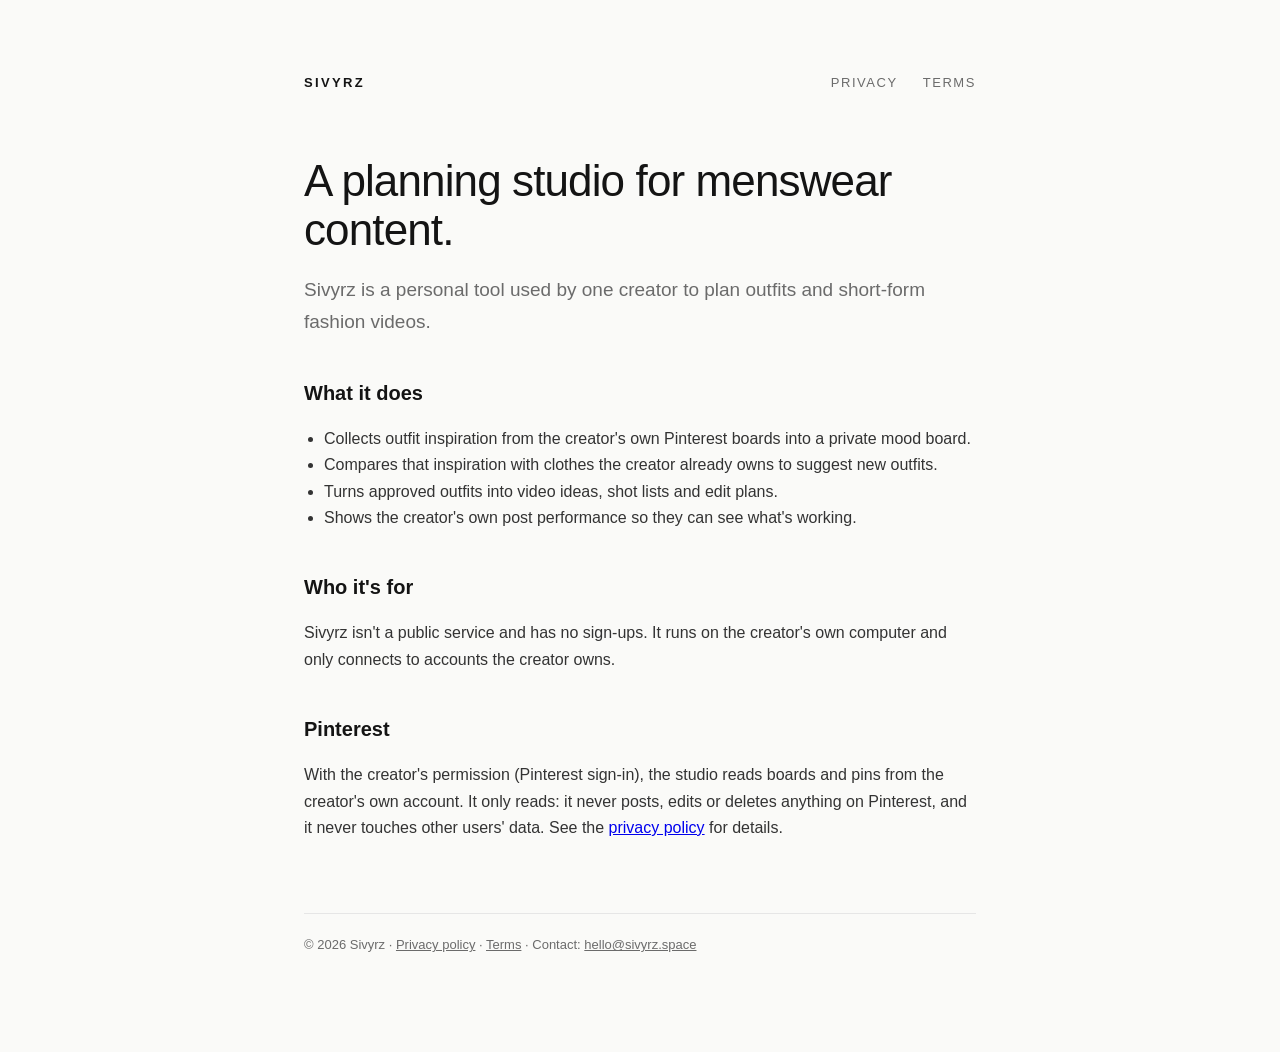
<file: index.html>
<!DOCTYPE html>
<html lang="en"><head><meta charset="utf-8"><meta name="viewport" content="width=device-width,initial-scale=1">
<title>Sivyrz</title><meta name="description" content="Sivyrz is a personal planning tool for a menswear content creator."><link rel="stylesheet" href="style.css"></head>
<body><main>
<nav><b>Sivyrz</b><span><a href="privacy.html">Privacy</a> <a href="terms.html">Terms</a></span></nav>
<h1>A planning studio for menswear content.</h1>
<p class="lead">Sivyrz is a personal tool used by one creator to plan outfits and short-form fashion videos.</p>
<h2>What it does</h2>
<ul>
<li>Collects outfit inspiration from the creator's own Pinterest boards into a private mood board.</li>
<li>Compares that inspiration with clothes the creator already owns to suggest new outfits.</li>
<li>Turns approved outfits into video ideas, shot lists and edit plans.</li>
<li>Shows the creator's own post performance so they can see what's working.</li>
</ul>
<h2>Who it's for</h2>
<p>Sivyrz isn't a public service and has no sign-ups. It runs on the creator's own computer and only connects to accounts the creator owns.</p>
<h2>Pinterest</h2>
<p>With the creator's permission (Pinterest sign-in), the studio reads boards and pins from the creator's own account. It only reads: it never posts, edits or deletes anything on Pinterest, and it never touches other users' data. See the <a href="privacy.html">privacy policy</a> for details.</p>
<footer>© 2026 Sivyrz · <a href="privacy.html">Privacy policy</a> · <a href="terms.html">Terms</a> · Contact: <a href="mailto:hello@sivyrz.space">hello@sivyrz.space</a></footer>
</main></body></html>
</file>
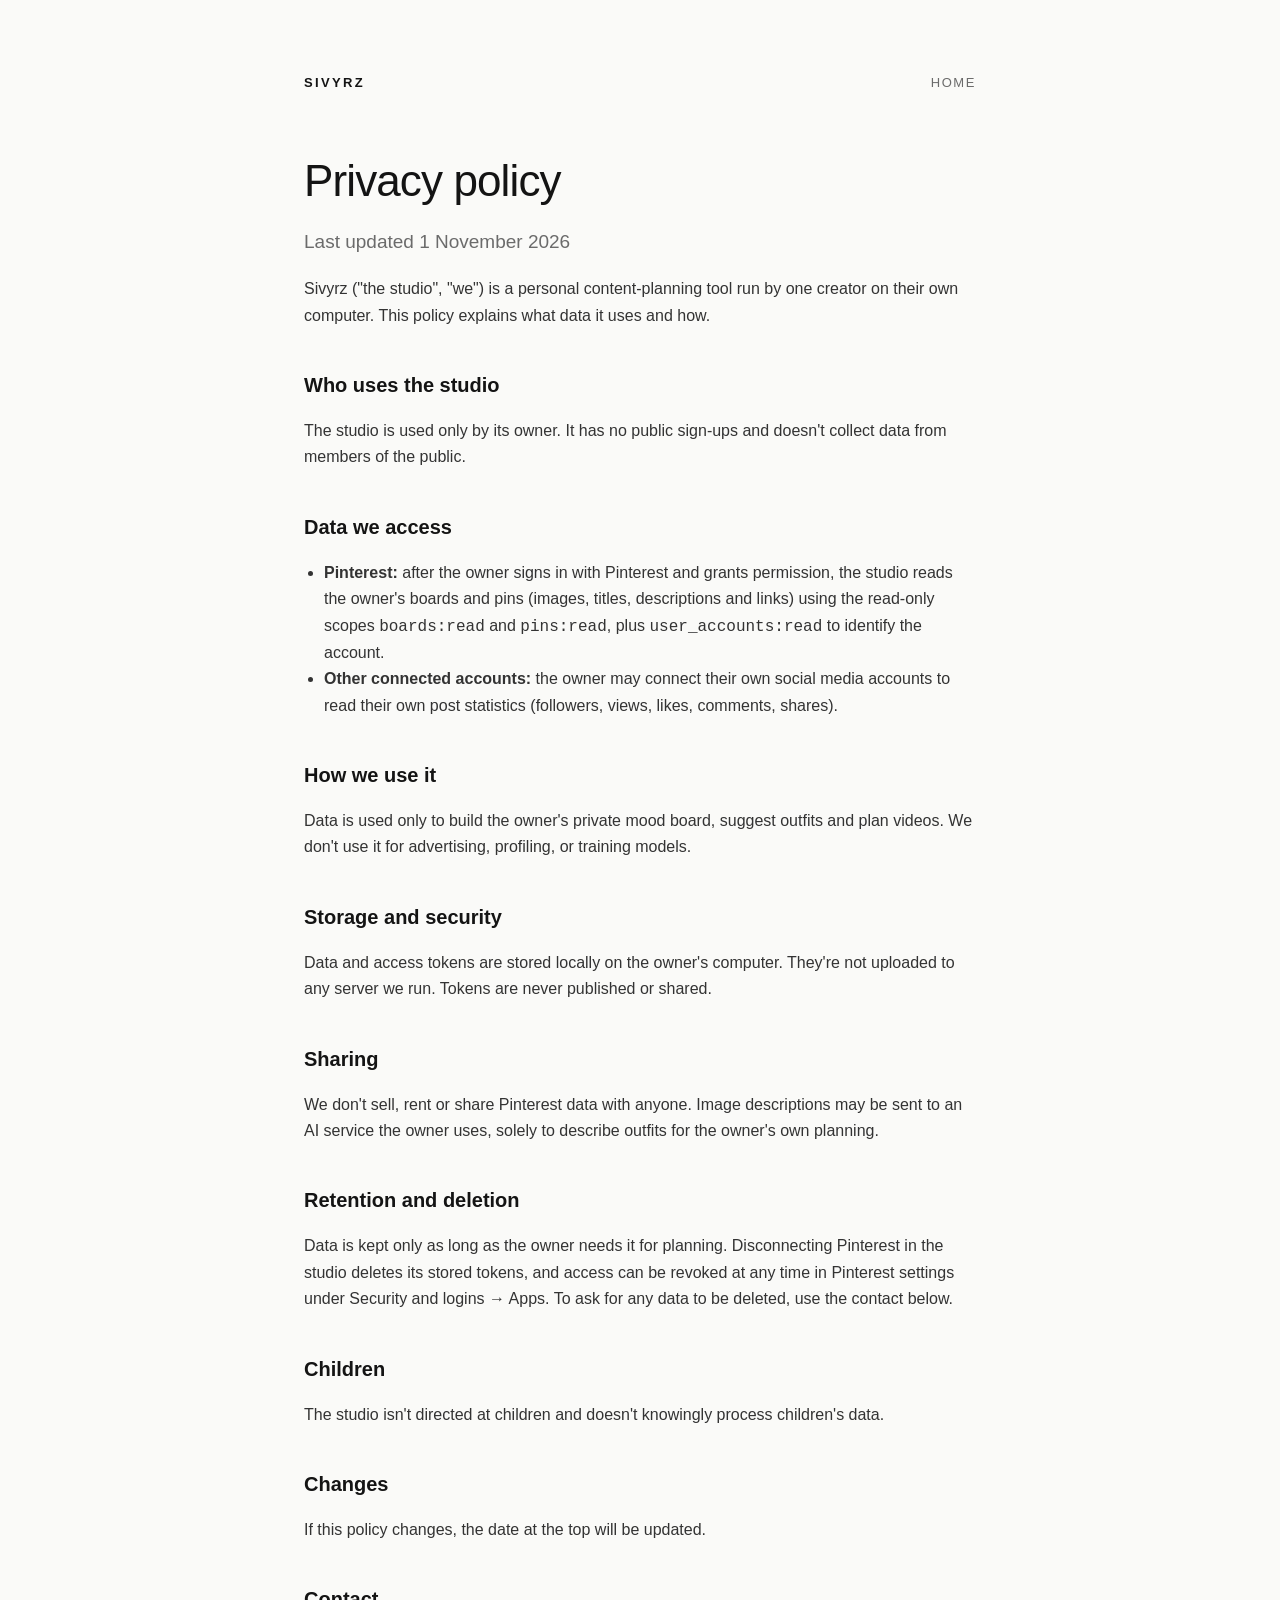
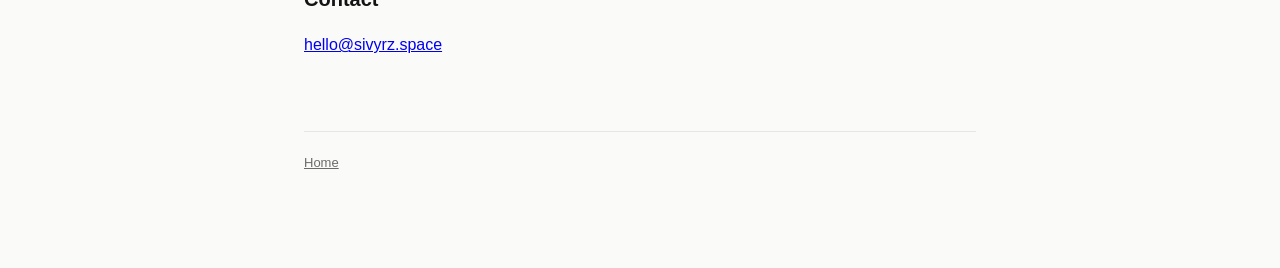
<file: privacy.html>
<!DOCTYPE html>
<html lang="en"><head><meta charset="utf-8"><meta name="viewport" content="width=device-width,initial-scale=1">
<title>Privacy policy · Sivyrz</title><link rel="stylesheet" href="style.css"></head>
<body><main>
<nav><b><a href="index.html" style="color:inherit;margin:0">Sivyrz</a></b><span><a href="index.html">Home</a></span></nav>
<h1>Privacy policy</h1>
<p class="lead">Last updated 1 November 2026</p>
<p>Sivyrz ("the studio", "we") is a personal content-planning tool run by one creator on their own computer. This policy explains what data it uses and how.</p>
<h2>Who uses the studio</h2>
<p>The studio is used only by its owner. It has no public sign-ups and doesn't collect data from members of the public.</p>
<h2>Data we access</h2>
<ul>
<li><b>Pinterest:</b> after the owner signs in with Pinterest and grants permission, the studio reads the owner's boards and pins (images, titles, descriptions and links) using the read-only scopes <code>boards:read</code> and <code>pins:read</code>, plus <code>user_accounts:read</code> to identify the account.</li>
<li><b>Other connected accounts:</b> the owner may connect their own social media accounts to read their own post statistics (followers, views, likes, comments, shares).</li>
</ul>
<h2>How we use it</h2>
<p>Data is used only to build the owner's private mood board, suggest outfits and plan videos. We don't use it for advertising, profiling, or training models.</p>
<h2>Storage and security</h2>
<p>Data and access tokens are stored locally on the owner's computer. They're not uploaded to any server we run. Tokens are never published or shared.</p>
<h2>Sharing</h2>
<p>We don't sell, rent or share Pinterest data with anyone. Image descriptions may be sent to an AI service the owner uses, solely to describe outfits for the owner's own planning.</p>
<h2>Retention and deletion</h2>
<p>Data is kept only as long as the owner needs it for planning. Disconnecting Pinterest in the studio deletes its stored tokens, and access can be revoked at any time in Pinterest settings under Security and logins → Apps. To ask for any data to be deleted, use the contact below.</p>
<h2>Children</h2>
<p>The studio isn't directed at children and doesn't knowingly process children's data.</p>
<h2>Changes</h2>
<p>If this policy changes, the date at the top will be updated.</p>
<h2>Contact</h2>
<p><a href="mailto:hello@sivyrz.space">hello@sivyrz.space</a></p>
<footer><a href="index.html">Home</a></footer>
</main></body></html>
</file>
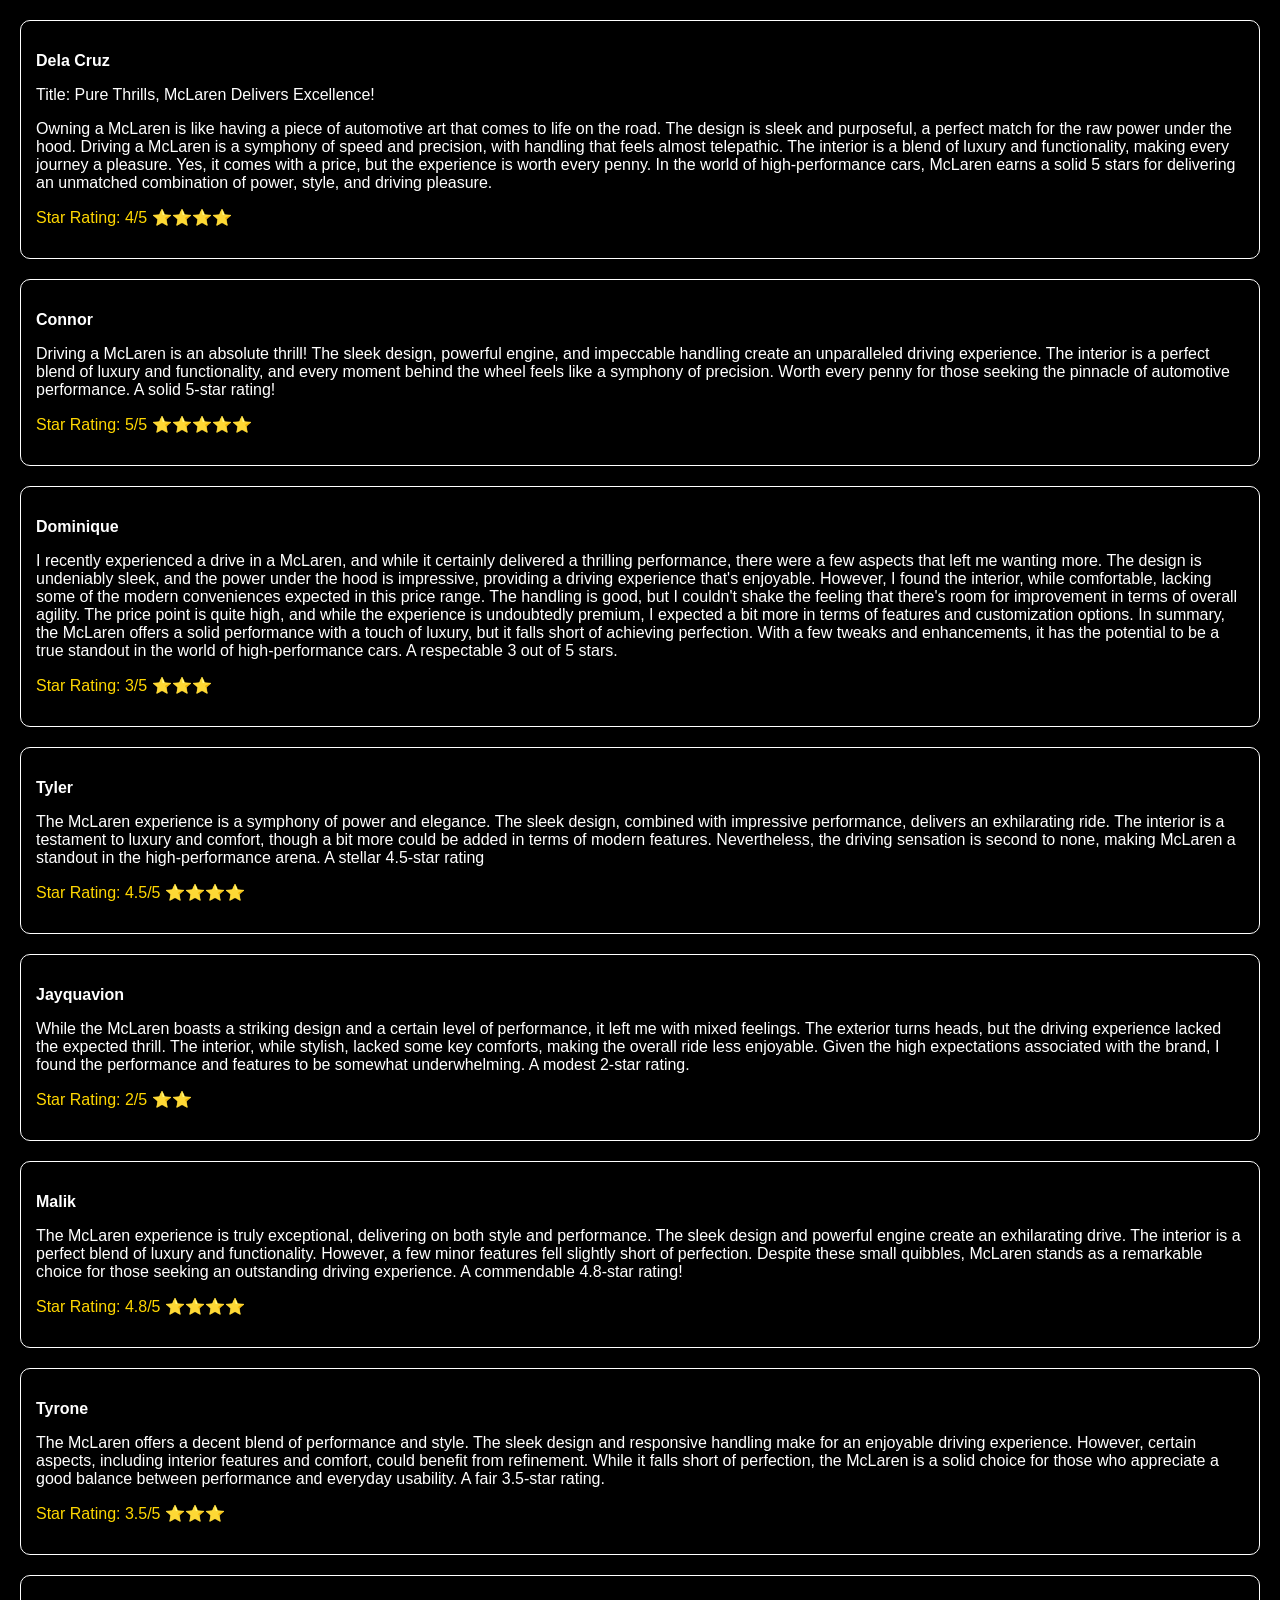
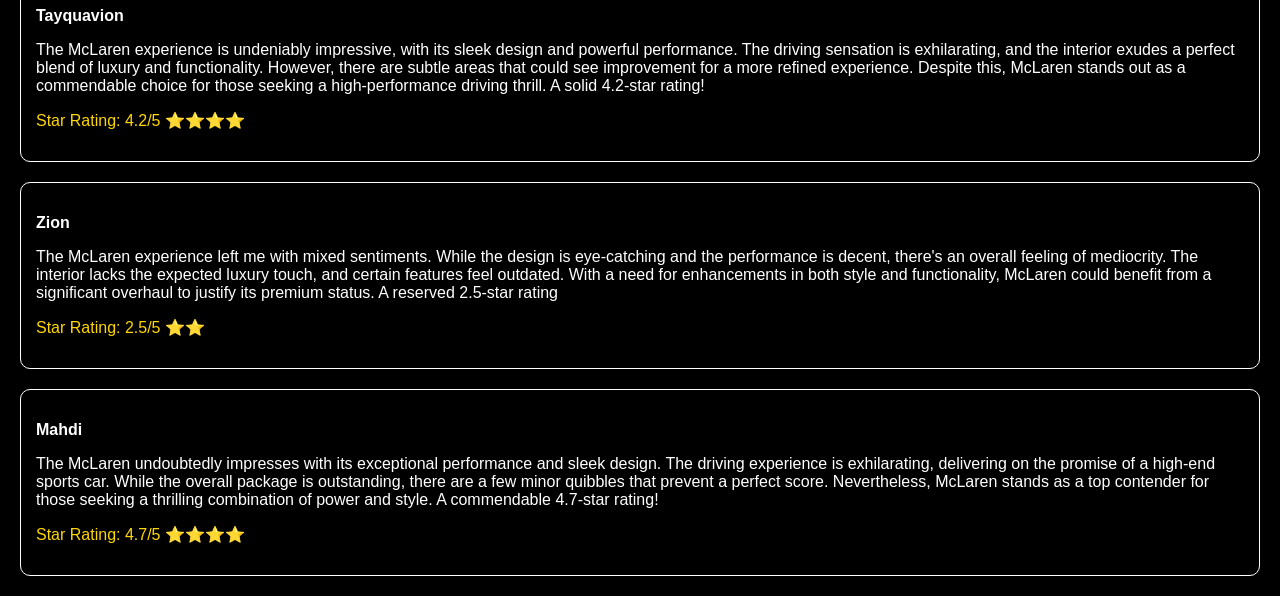
<file: Reviews.html>
<!DOCTYPE html>
<html lang="en">
<head>
    <meta charset="UTF-8">
    <meta name="viewport" content="width=device-width, initial-scale=1.0">
    <title>McLaren Reviews</title>
    <style>
        body {
            font-family: Arial, sans-serif;
            margin: 20px;
            background-color: #000;
            color: #fff;
        }
        .review-container {
            border: 1px solid #fff;
            margin-bottom: 20px;
            padding: 15px;
            border-radius: 10px;
            background-color: #000;
        }
        .star-rating {
            color: #FFD700; /* Gold color for stars */
        }
    </style>
</head>
<body>

<div class="review-container">
    <p><strong>Dela Cruz</strong></p>
    <p>Title: Pure Thrills, McLaren Delivers Excellence!
    <p>Owning a McLaren is like having a piece of automotive art that comes to life on the road. The design is sleek and purposeful, a perfect match for the raw power under the hood. Driving a McLaren is a symphony of speed and precision, with handling that feels almost telepathic. The interior is a blend of luxury and functionality, making every journey a pleasure. Yes, it comes with a price, but the experience is worth every penny. In the world of high-performance cars, McLaren earns a solid 5 stars for delivering an unmatched combination of power, style, and driving pleasure.</p>
    <p class="star-rating">Star Rating: 4/5 ⭐⭐⭐⭐</p>
</div>

<div class="review-container">
    <p><strong>Connor</strong></p>
    <p>Driving a McLaren is an absolute thrill! The sleek design, powerful engine, and impeccable handling create an unparalleled driving experience. The interior is a perfect blend of luxury and functionality, and every moment behind the wheel feels like a symphony of precision. Worth every penny for those seeking the pinnacle of automotive performance. A solid 5-star rating!</p>
    <p class="star-rating">Star Rating: 5/5 ⭐⭐⭐⭐⭐</p>
</div>

<div class="review-container">
    <p><strong>Dominique</strong></p>
    <p>I recently experienced a drive in a McLaren, and while it certainly delivered a thrilling performance, there were a few aspects that left me wanting more. The design is undeniably sleek, and the power under the hood is impressive, providing a driving experience that's enjoyable. However, I found the interior, while comfortable, lacking some of the modern conveniences expected in this price range. The handling is good, but I couldn't shake the feeling that there's room for improvement in terms of overall agility. The price point is quite high, and while the experience is undoubtedly premium, I expected a bit more in terms of features and customization options. In summary, the McLaren offers a solid performance with a touch of luxury, but it falls short of achieving perfection. With a few tweaks and enhancements, it has the potential to be a true standout in the world of high-performance cars. A respectable 3 out of 5 stars.</p>
    <p class="star-rating">Star Rating: 3/5 ⭐⭐⭐</p>
</div>

<div class="review-container">
    <p><strong>Tyler</strong></p>
    <p>The McLaren experience is a symphony of power and elegance. The sleek design, combined with impressive performance, delivers an exhilarating ride. The interior is a testament to luxury and comfort, though a bit more could be added in terms of modern features. Nevertheless, the driving sensation is second to none, making McLaren a standout in the high-performance arena. A stellar 4.5-star rating</p>
    <p class="star-rating">Star Rating: 4.5/5 ⭐⭐⭐⭐</p>
</div>

<div class="review-container">
    <p><strong>Jayquavion</strong></p>
    <p>While the McLaren boasts a striking design and a certain level of performance, it left me with mixed feelings. The exterior turns heads, but the driving experience lacked the expected thrill. The interior, while stylish, lacked some key comforts, making the overall ride less enjoyable. Given the high expectations associated with the brand, I found the performance and features to be somewhat underwhelming. A modest 2-star rating. </p>
    <p class="star-rating">Star Rating: 2/5 ⭐⭐</p>
</div>

<div class="review-container">
    <p><strong>Malik</strong></p>
    <p>The McLaren experience is truly exceptional, delivering on both style and performance. The sleek design and powerful engine create an exhilarating drive. The interior is a perfect blend of luxury and functionality. However, a few minor features fell slightly short of perfection. Despite these small quibbles, McLaren stands as a remarkable choice for those seeking an outstanding driving experience. A commendable 4.8-star rating!</p>
    <p class="star-rating">Star Rating: 4.8/5 ⭐⭐⭐⭐</p>
</div>

<div class="review-container">
    <p><strong>Tyrone</strong></p>
    <p>The McLaren offers a decent blend of performance and style. The sleek design and responsive handling make for an enjoyable driving experience. However, certain aspects, including interior features and comfort, could benefit from refinement. While it falls short of perfection, the McLaren is a solid choice for those who appreciate a good balance between performance and everyday usability. A fair 3.5-star rating. </p>
    <p class="star-rating">Star Rating: 3.5/5 ⭐⭐⭐</p>
</div>

<div class="review-container">
    <p><strong>Tayquavion</strong></p>
    <p>The McLaren experience is undeniably impressive, with its sleek design and powerful performance. The driving sensation is exhilarating, and the interior exudes a perfect blend of luxury and functionality. However, there are subtle areas that could see improvement for a more refined experience. Despite this, McLaren stands out as a commendable choice for those seeking a high-performance driving thrill. A solid 4.2-star rating!</p>
    <p class="star-rating">Star Rating: 4.2/5 ⭐⭐⭐⭐</p>
</div>

<div class="review-container">
    <p><strong>Zion</strong></p>
    <p>The McLaren experience left me with mixed sentiments. While the design is eye-catching and the performance is decent, there's an overall feeling of mediocrity. The interior lacks the expected luxury touch, and certain features feel outdated. With a need for enhancements in both style and functionality, McLaren could benefit from a significant overhaul to justify its premium status. A reserved 2.5-star rating</p>
    <p class="star-rating">Star Rating: 2.5/5 ⭐⭐</p>
</div>

<div class="review-container">
    <p><strong>Mahdi</strong></p>
    <p>The McLaren undoubtedly impresses with its exceptional performance and sleek design. The driving experience is exhilarating, delivering on the promise of a high-end sports car. While the overall package is outstanding, there are a few minor quibbles that prevent a perfect score. Nevertheless, McLaren stands as a top contender for those seeking a thrilling combination of power and style. A commendable 4.7-star rating!</p>
    <p class="star-rating">Star Rating: 4.7/5 ⭐⭐⭐⭐</p>
</div>

</body>
</html>
</file>
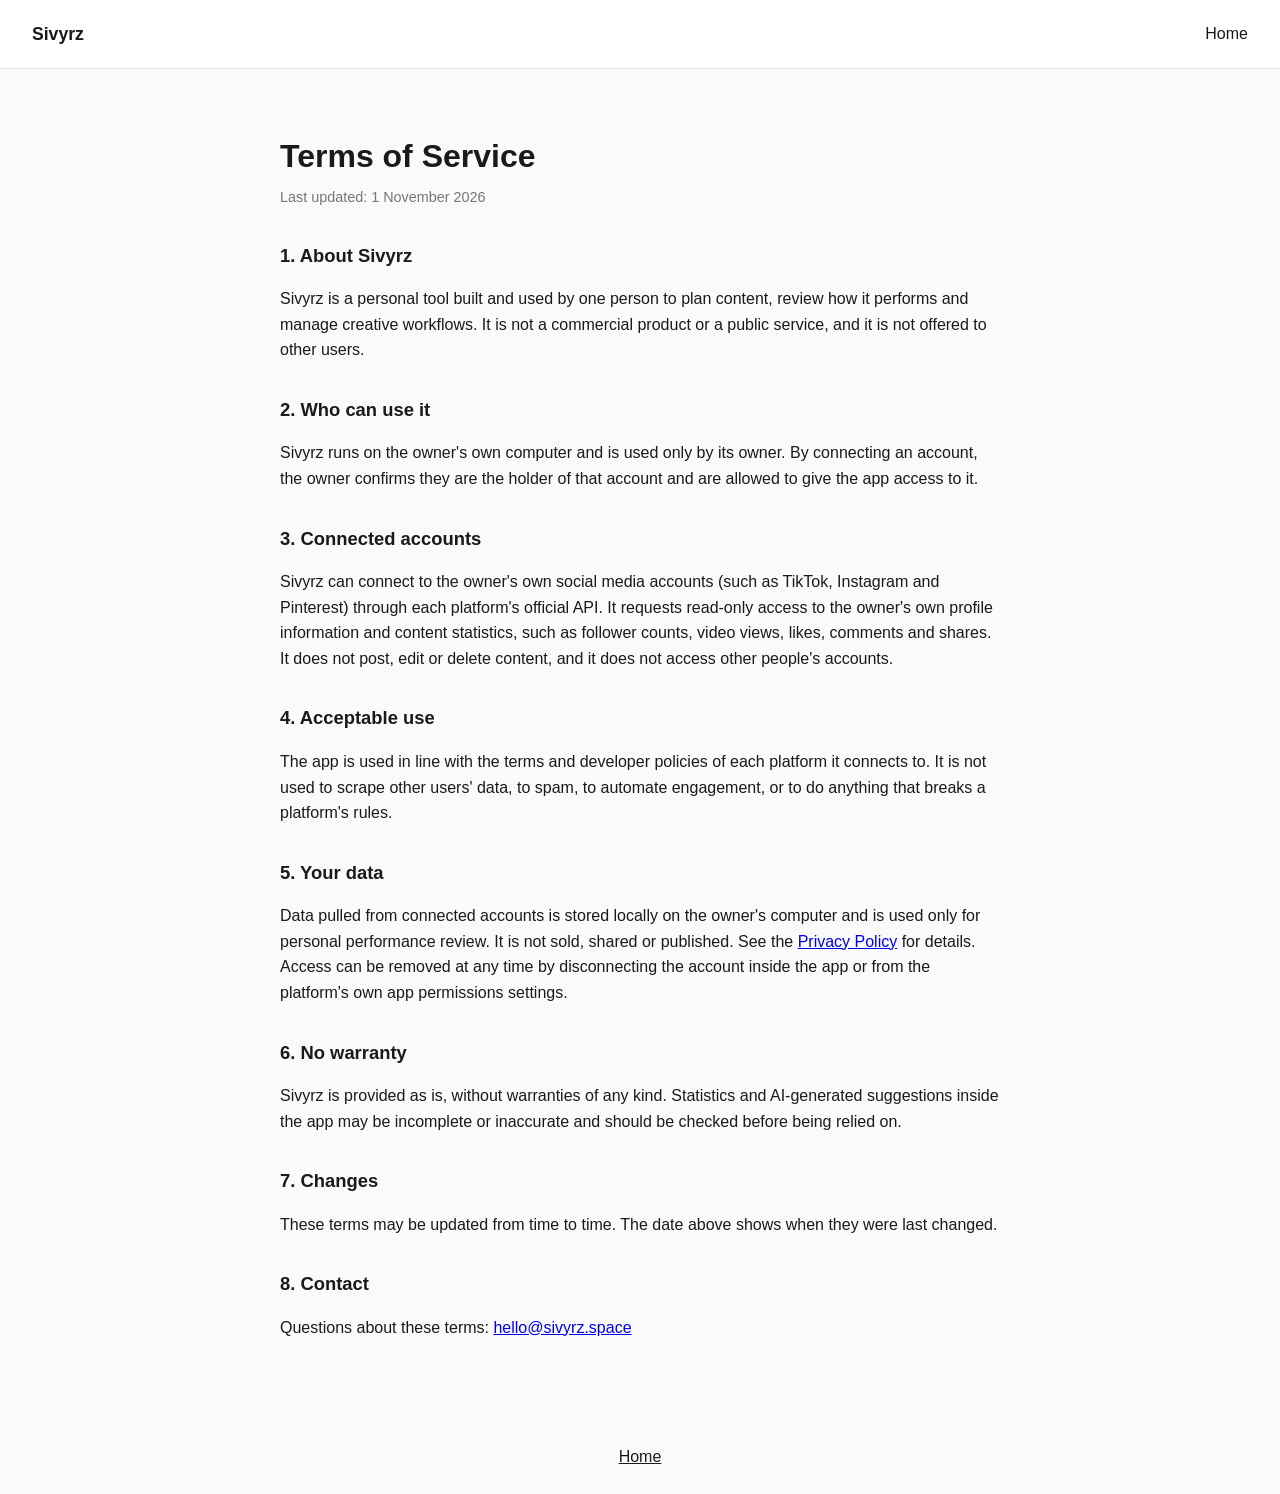
<file: terms.html>
<!DOCTYPE html>
<html lang="en">
<head>
<meta charset="utf-8">
<meta name="viewport" content="width=device-width, initial-scale=1">
<title>Terms of Service – Sivyrz</title>
<style>
  body { font-family: -apple-system, BlinkMacSystemFont, "Segoe UI", Roboto, Helvetica, Arial, sans-serif; margin: 0; background: #fafafa; color: #1a1a1a; line-height: 1.6; }
  header { display: flex; justify-content: space-between; align-items: center; padding: 20px 32px; border-bottom: 1px solid #e5e5e5; background: #fff; }
  header a { color: #1a1a1a; text-decoration: none; }
  header .brand { font-weight: 700; font-size: 1.1rem; }
  main { max-width: 720px; margin: 0 auto; padding: 40px 24px 64px; }
  h1 { font-size: 2rem; margin-bottom: 4px; }
  h2 { font-size: 1.15rem; margin-top: 32px; }
  .updated { color: #777; font-size: 0.9rem; margin-top: 0; }
  footer { text-align: center; padding: 24px; }
  footer a { color: #1a1a1a; }
</style>
</head>
<body>
<header>
  <a class="brand" href="index.html">Sivyrz</a>
  <nav><a href="index.html">Home</a></nav>
</header>
<main>
  <h1>Terms of Service</h1>
  <p class="updated">Last updated: 1 November 2026</p>

  <h2>1. About Sivyrz</h2>
  <p>Sivyrz is a personal tool built and used by one person to plan content, review how it performs and manage creative workflows. It is not a commercial product or a public service, and it is not offered to other users.</p>

  <h2>2. Who can use it</h2>
  <p>Sivyrz runs on the owner's own computer and is used only by its owner. By connecting an account, the owner confirms they are the holder of that account and are allowed to give the app access to it.</p>

  <h2>3. Connected accounts</h2>
  <p>Sivyrz can connect to the owner's own social media accounts (such as TikTok, Instagram and Pinterest) through each platform's official API. It requests read-only access to the owner's own profile information and content statistics, such as follower counts, video views, likes, comments and shares. It does not post, edit or delete content, and it does not access other people's accounts.</p>

  <h2>4. Acceptable use</h2>
  <p>The app is used in line with the terms and developer policies of each platform it connects to. It is not used to scrape other users' data, to spam, to automate engagement, or to do anything that breaks a platform's rules.</p>

  <h2>5. Your data</h2>
  <p>Data pulled from connected accounts is stored locally on the owner's computer and is used only for personal performance review. It is not sold, shared or published. See the <a href="privacy.html">Privacy Policy</a> for details. Access can be removed at any time by disconnecting the account inside the app or from the platform's own app permissions settings.</p>

  <h2>6. No warranty</h2>
  <p>Sivyrz is provided as is, without warranties of any kind. Statistics and AI-generated suggestions inside the app may be incomplete or inaccurate and should be checked before being relied on.</p>

  <h2>7. Changes</h2>
  <p>These terms may be updated from time to time. The date above shows when they were last changed.</p>

  <h2>8. Contact</h2>
  <p>Questions about these terms: <a href="mailto:hello@sivyrz.space">hello@sivyrz.space</a></p>
</main>
<footer>
  <a href="index.html">Home</a>
</footer>
</body>
</html>
</file>
<file: style.css>
:root{--ink:#141414;--muted:#6b6b6b;--line:#e6e6e6;--bg:#fafaf8}
*{box-sizing:border-box}body{margin:0;font:16px/1.65 -apple-system,BlinkMacSystemFont,"Segoe UI",Helvetica,Arial,sans-serif;color:var(--ink);background:var(--bg)}
main{max-width:720px;margin:0 auto;padding:72px 24px 96px}
nav{display:flex;justify-content:space-between;align-items:center;margin-bottom:64px;font-size:13px;letter-spacing:.12em;text-transform:uppercase}
nav a{color:var(--muted);text-decoration:none;margin-left:20px}nav b{letter-spacing:.18em}
h1{font-size:44px;line-height:1.1;font-weight:500;letter-spacing:-.02em;margin:0 0 20px}
h2{font-size:20px;font-weight:600;margin:40px 0 8px}
p,li{color:#333}.lead{font-size:19px;color:var(--muted)}
ul{padding-left:20px}footer{margin-top:72px;padding-top:20px;border-top:1px solid var(--line);font-size:13px;color:var(--muted)}
footer a{color:var(--muted)}
</file>
